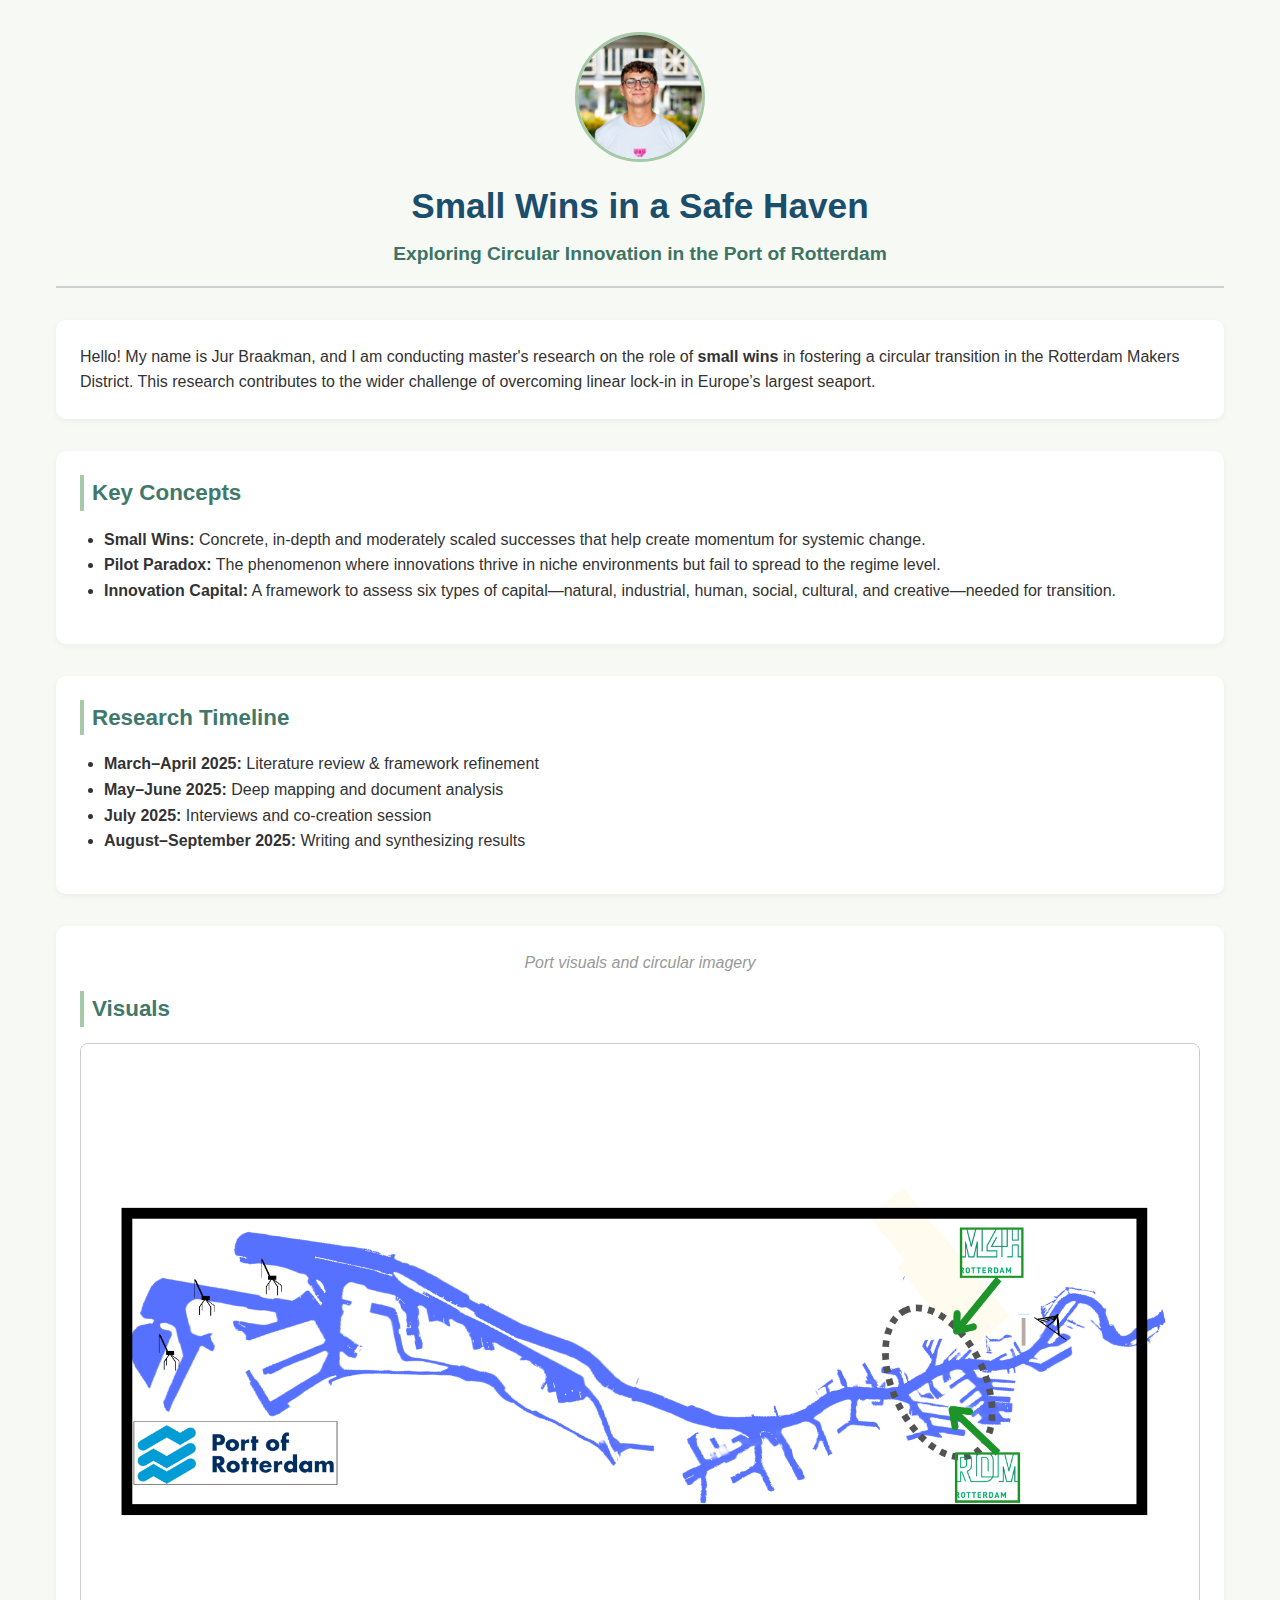
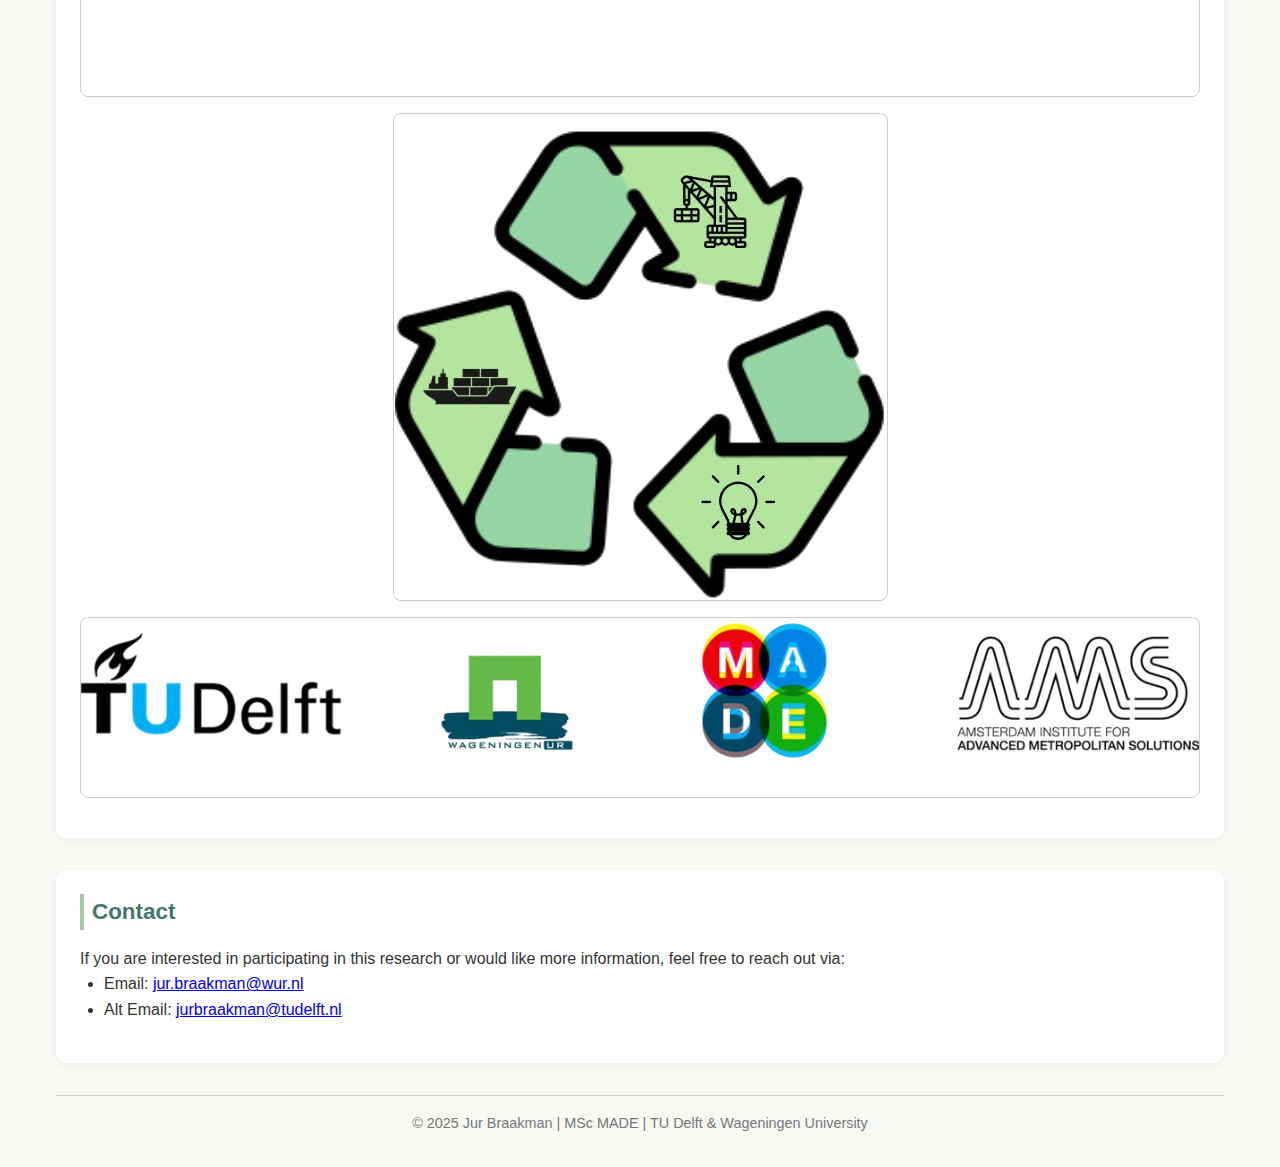
<file: index.html>
<!DOCTYPE html>
<html lang="en">
<head>
    <meta charset="UTF-8">
    <meta name="viewport" content="width=device-width, initial-scale=1.0">
    <title>Small Wins in a Safe Haven</title>
    <link rel="stylesheet" href="style.css">
</head>
<body>
    <header>
        <img src="Foto Jur.png" alt="Jur Braakman" class="profile-pic">
        <h1>Small Wins in a Safe Haven</h1>
        <h2>Exploring Circular Innovation in the Port of Rotterdam</h2>
    </header>

    <section id="intro">
        <p>Hello! My name is Jur Braakman, and I am conducting master's research on the role of <strong>small wins</strong> in fostering a circular transition in the Rotterdam Makers District. This research contributes to the wider challenge of overcoming linear lock-in in Europe’s largest seaport.</p>
    </section>

    <section id="concepts">
        <h3>Key Concepts</h3>
        <ul>
            <li><strong>Small Wins:</strong> Concrete, in-depth and moderately scaled successes that help create momentum for systemic change.</li>
            <li><strong>Pilot Paradox:</strong> The phenomenon where innovations thrive in niche environments but fail to spread to the regime level.</li>
            <li><strong>Innovation Capital:</strong> A framework to assess six types of capital—natural, industrial, human, social, cultural, and creative—needed for transition.</li>
        </ul>
    </section>

    <section id="timeline">
        <h3>Research Timeline</h3>
        <ul>
            <li><strong>March–April 2025:</strong> Literature review & framework refinement</li>
            <li><strong>May–June 2025:</strong> Deep mapping and document analysis</li>
            <li><strong>July 2025:</strong> Interviews and co-creation session</li>
            <li><strong>August–September 2025:</strong> Writing and synthesizing results</li>
        </ul>
    </section>

    <section id="visuals">
        <h3>Visuals</h3>
        <img src="Canva-visualisatie van de Rotterdamse Haven.png" alt="Map of the Port of Rotterdam" class="image">
        <img src="Logo_Circulaire_Haven-removebg-preview.png" alt="Circular Port Logo" class="image">
        <img src="TU_Delft__WUR__MADE_and_AMS-removebg-preview (1).png" alt="University Logos" class="image">
    </section>

    <section id="contact">
        <h3>Contact</h3>
        <p>If you are interested in participating in this research or would like more information, feel free to reach out via:</p>
        <ul>
            <li>Email: <a href="mailto:jur.braakman@wur.nl">jur.braakman@wur.nl</a></li>
            <li>Alt Email: <a href="mailto:jurbraakman@tudelft.nl">jurbraakman@tudelft.nl</a></li>
        </ul>
    </section>

    <footer>
        <p>&copy; 2025 Jur Braakman | MSc MADE | TU Delft & Wageningen University</p>
    </footer>
</body>
</html>
</file>
<file: style.css>
/* style.css */

/* General Reset */
* {
    margin: 0;
    padding: 0;
    box-sizing: border-box;
}

body {
    font-family: 'Segoe UI', Tahoma, Geneva, Verdana, sans-serif;
    background-color: #f7f9f5;
    color: #333;
    line-height: 1.6;
    padding: 1rem;
    max-width: 1200px;
    margin: auto;
}

header {
    text-align: center;
    margin-bottom: 2rem;
    padding-bottom: 1rem;
    border-bottom: 2px solid #d0d0d0;
}

header h1 {
    font-size: 2.2rem;
    color: #1a4e6c;
    margin-top: 1rem;
}

header h2 {
    font-size: 1.2rem;
    color: #3e7463;
    margin-top: 0.3rem;
}

.profile-pic {
    width: 130px;
    height: 130px;
    object-fit: cover;
    border-radius: 50%;
    border: 3px solid #a5caa5;
    margin: 1rem auto;
    display: block;
}

section {
    background-color: #ffffff;
    border-radius: 10px;
    padding: 1.5rem;
    margin-bottom: 2rem;
    box-shadow: 0 2px 6px rgba(0,0,0,0.05);
}

h3 {
    color: #40796b;
    margin-bottom: 1rem;
    font-size: 1.4rem;
    border-left: 4px solid #a5caa5;
    padding-left: 0.5rem;
}

ul {
    list-style-type: disc;
    margin-left: 1.5rem;
    margin-bottom: 1rem;
}

.image {
    display: block;
    max-width: 100%;
    height: auto;
    margin: 1rem auto;
    border: 1px solid #ccc;
    border-radius: 8px;
}

footer {
    text-align: center;
    font-size: 0.9rem;
    padding: 1rem 0;
    color: #777;
    border-top: 1px solid #ccc;
    margin-top: 2rem;
}

@media screen and (max-width: 768px) {
    body {
        padding: 0.5rem;
    }
    header h1 {
        font-size: 1.8rem;
    }
    header h2 {
        font-size: 1rem;
    }
    section {
        padding: 1rem;
    }
}

/* Additional port character */
#visuals::before {
    content: "Port visuals and circular imagery";
    display: block;
    font-style: italic;
    text-align: center;
    color: #999;
    margin-bottom: 1rem;
}
</file>
